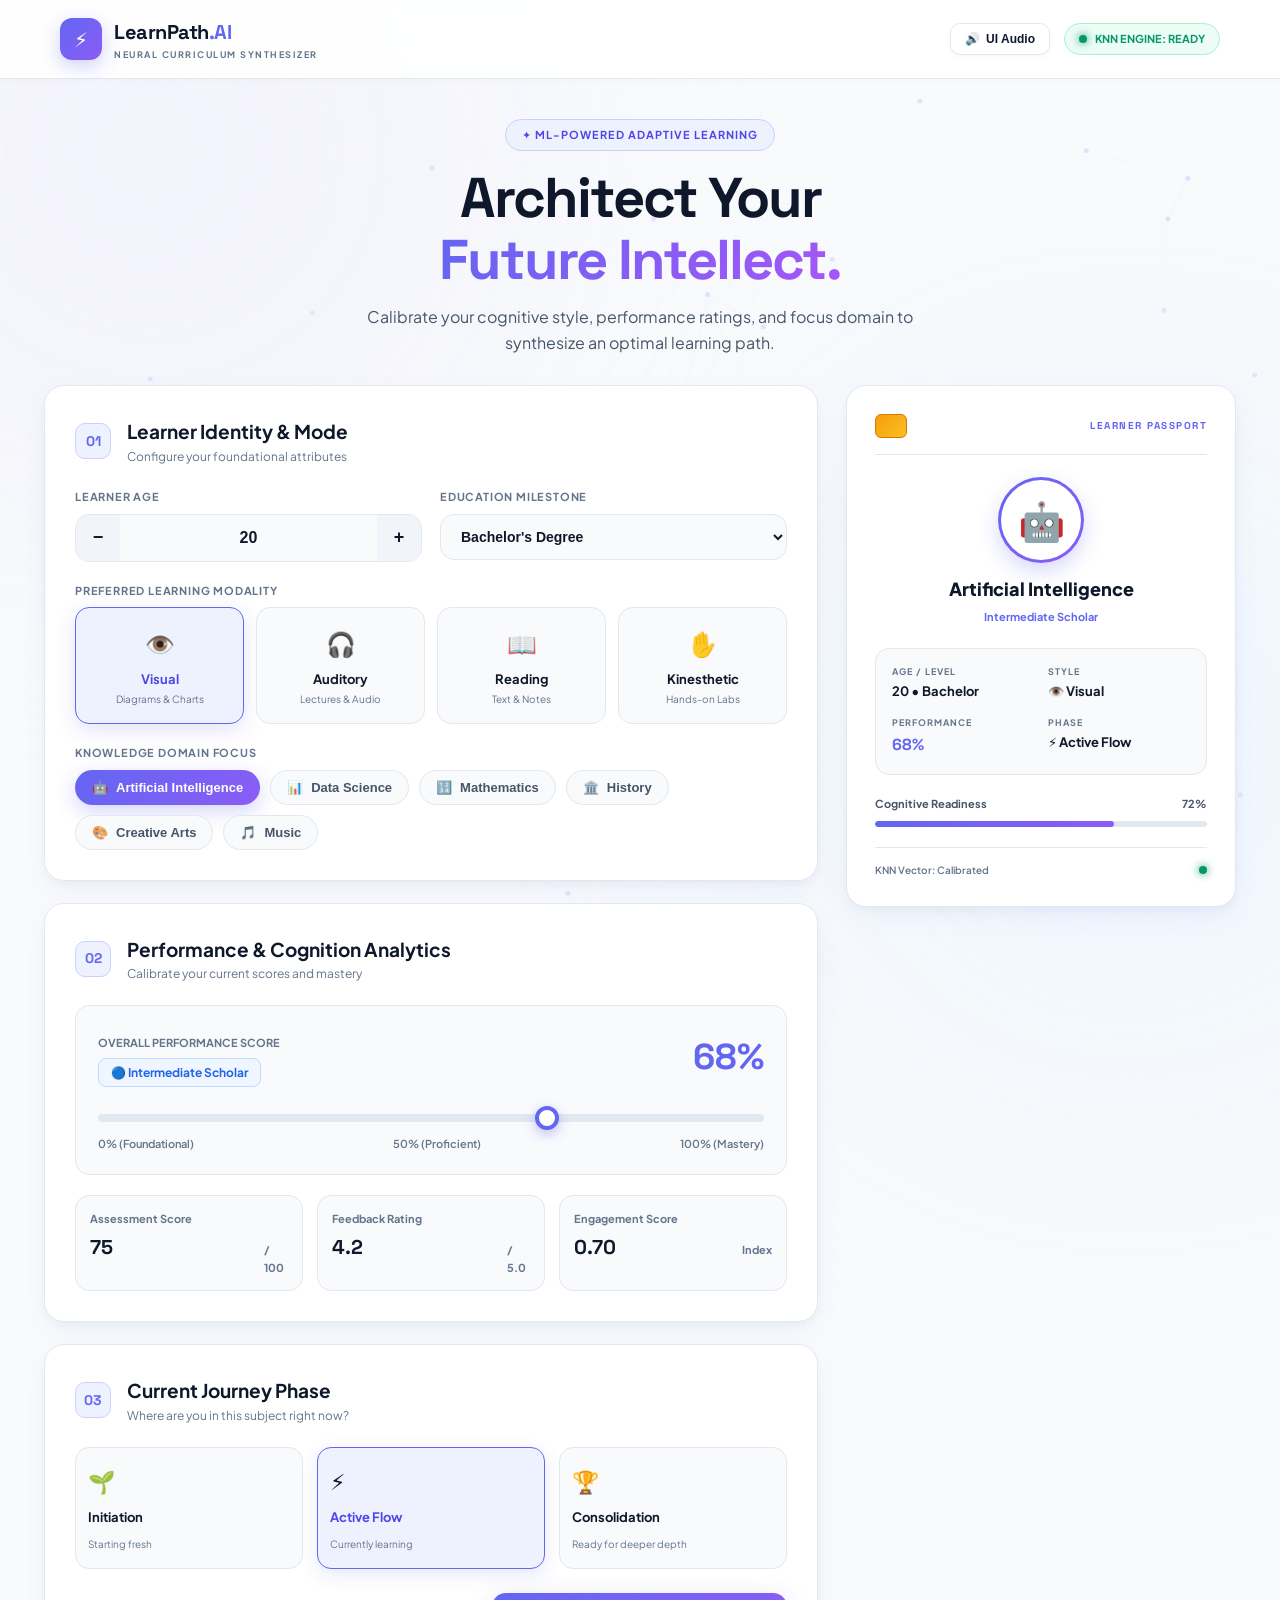
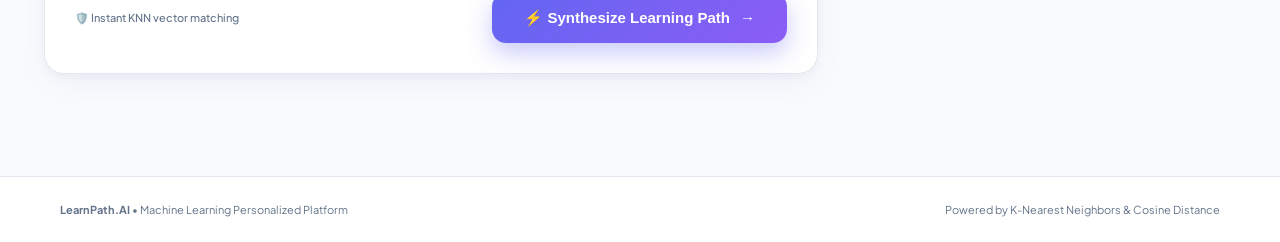
<file: templates/index.html>
<!DOCTYPE html>
<html lang="en">
<head>
    <meta charset="UTF-8">
    <meta name="viewport" content="width=device-width, initial-scale=1.0">
    <title>LearnPath AI • Personalized Learning System</title>
    <link rel="preconnect" href="https://fonts.googleapis.com">
    <link rel="preconnect" href="https://fonts.gstatic.com" crossorigin>
    <link href="https://fonts.googleapis.com/css2?family=Plus+Jakarta+Sans:wght@300;400;500;600;700;800&family=Space+Grotesk:wght@500;700&display=swap" rel="stylesheet">
    
    <style>
        /* =========================================================
           LEARNPATH AI • MODERN CLEAN WHITE / LIGHT DESIGN SYSTEM
           ========================================================= */
        :root {
            --bg-base: #f8fafc;
            --bg-surface: #ffffff;
            --bg-surface-subtle: #f1f5f9;
            --border-card: #e2e8f0;
            --border-active: #8b5cf6;
            
            --primary: #6366f1;
            --primary-dark: #4f46e5;
            --primary-light: #818cf8;
            --cyan: #0284c7;
            --blue: #2563eb;
            --green: #059669;
            --amber: #d97706;
            
            --text-main: #0f172a;
            --text-sub: #475569;
            --text-muted: #64748b;
            
            --font-sans: 'Plus Jakarta Sans', system-ui, -apple-system, sans-serif;
            --font-mono: 'Space Grotesk', monospace;
            
            --shadow-card: 0 10px 30px -5px rgba(99, 102, 241, 0.08), 0 4px 12px rgba(15, 23, 42, 0.04);
            --shadow-card-hover: 0 20px 40px -8px rgba(99, 102, 241, 0.16);
            --radius-lg: 20px;
            --radius-md: 14px;
            --radius-sm: 8px;
        }

        * {
            margin: 0;
            padding: 0;
            box-sizing: border-box;
        }

        body {
            background-color: var(--bg-base);
            color: var(--text-main);
            font-family: var(--font-sans);
            min-height: 100vh;
            line-height: 1.6;
            position: relative;
            overflow-x: hidden;
        }

        /* Ambient Pastel Mesh & Canvas */
        #neuralCanvas {
            position: fixed;
            top: 0;
            left: 0;
            width: 100vw;
            height: 100vh;
            pointer-events: none;
            z-index: 0;
            opacity: 0.6;
        }

        .ambient-glow {
            position: fixed;
            width: 600px;
            height: 600px;
            border-radius: 50%;
            filter: blur(140px);
            pointer-events: none;
            z-index: 0;
            opacity: 0.45;
        }
        .glow-1 { top: -150px; left: -150px; background: #ede9fe; }
        .glow-2 { bottom: -150px; right: -150px; background: #e0f2fe; }

        /* ================= NAVBAR ================= */
        .navbar {
            position: sticky;
            top: 0;
            z-index: 100;
            display: flex;
            justify-content: space-between;
            align-items: center;
            padding: 16px clamp(20px, 5vw, 60px);
            background: rgba(255, 255, 255, 0.9);
            backdrop-filter: blur(20px);
            border-bottom: 1px solid var(--border-card);
            box-shadow: 0 2px 10px rgba(0, 0, 0, 0.02);
        }

        .brand {
            display: flex;
            align-items: center;
            gap: 12px;
            text-decoration: none;
        }

        .brand-badge {
            width: 42px;
            height: 42px;
            border-radius: 12px;
            background: linear-gradient(135deg, var(--primary), #8b5cf6);
            display: flex;
            align-items: center;
            justify-content: center;
            font-size: 20px;
            color: #fff;
            box-shadow: 0 6px 18px rgba(99, 102, 241, 0.3);
        }

        .brand-name {
            font-family: var(--font-mono);
            font-size: 20px;
            font-weight: 700;
            color: var(--text-main);
            letter-spacing: -0.5px;
        }

        .brand-name span {
            color: var(--primary);
        }

        .brand-sub {
            font-size: 9px;
            letter-spacing: 1.5px;
            font-weight: 700;
            color: var(--text-muted);
        }

        .nav-actions {
            display: flex;
            align-items: center;
            gap: 14px;
        }

        .sound-btn {
            background: #ffffff;
            border: 1px solid var(--border-card);
            color: var(--text-main);
            padding: 8px 14px;
            border-radius: 10px;
            cursor: pointer;
            font-size: 12px;
            font-weight: 600;
            display: flex;
            align-items: center;
            gap: 6px;
            transition: all 0.2s;
            box-shadow: 0 2px 5px rgba(0, 0, 0, 0.03);
        }

        .sound-btn:hover {
            background: #f8fafc;
            border-color: #cbd5e1;
        }

        .engine-pill {
            display: flex;
            align-items: center;
            gap: 8px;
            padding: 6px 14px;
            border-radius: 100px;
            background: #ecfdf5;
            border: 1px solid #a7f3d0;
            font-size: 11px;
            font-weight: 700;
            color: var(--green);
        }

        .beacon-dot {
            width: 8px;
            height: 8px;
            background: var(--green);
            border-radius: 50%;
            box-shadow: 0 0 8px var(--green);
        }

        /* ================= HERO ================= */
        .hero {
            text-align: center;
            max-width: 840px;
            margin: 40px auto 30px;
            padding: 0 20px;
            position: relative;
            z-index: 2;
        }

        .hero-tag {
            display: inline-flex;
            align-items: center;
            gap: 8px;
            padding: 6px 16px;
            border-radius: 100px;
            background: #eef2ff;
            border: 1px solid #c7d2fe;
            font-size: 11px;
            font-weight: 700;
            color: var(--primary-dark);
            letter-spacing: 1px;
            margin-bottom: 16px;
        }

        .hero h1 {
            font-family: var(--font-mono);
            font-size: clamp(34px, 5vw, 56px);
            font-weight: 800;
            line-height: 1.1;
            letter-spacing: -2px;
            color: var(--text-main);
            margin-bottom: 14px;
        }

        .gradient-text {
            background: linear-gradient(135deg, var(--primary) 0%, #a855f7 100%);
            -webkit-background-clip: text;
            -webkit-text-fill-color: transparent;
        }

        .hero p {
            font-size: 16px;
            color: var(--text-sub);
            max-width: 600px;
            margin: 0 auto;
        }

        /* ================= APP LAYOUT ================= */
        .main-layout {
            max-width: 1240px;
            margin: 0 auto 80px;
            padding: 0 24px;
            display: grid;
            grid-template-columns: 1fr 390px;
            gap: 28px;
            position: relative;
            z-index: 2;
        }

        .glass-box {
            background: var(--bg-surface);
            border: 1px solid var(--border-card);
            border-radius: var(--radius-lg);
            padding: 30px;
            box-shadow: var(--shadow-card);
            margin-bottom: 22px;
            transition: all 0.3s ease;
        }

        .glass-box:hover {
            box-shadow: var(--shadow-card-hover);
            border-color: #cbd5e1;
        }

        .box-header {
            display: flex;
            align-items: center;
            gap: 16px;
            margin-bottom: 22px;
        }

        .step-num {
            width: 36px;
            height: 36px;
            border-radius: 10px;
            background: #eef2ff;
            border: 1px solid #c7d2fe;
            display: flex;
            align-items: center;
            justify-content: center;
            font-family: var(--font-mono);
            font-weight: 800;
            color: var(--primary);
            font-size: 14px;
        }

        .box-header h2 {
            font-size: 19px;
            font-weight: 700;
            color: var(--text-main);
        }

        .box-header p {
            font-size: 12px;
            color: var(--text-muted);
        }

        /* Inputs & Modalities */
        .form-grid-2 {
            display: grid;
            grid-template-columns: 1fr 1fr;
            gap: 18px;
            margin-bottom: 20px;
        }

        .field-group label {
            display: block;
            font-size: 11px;
            font-weight: 700;
            color: var(--text-muted);
            text-transform: uppercase;
            letter-spacing: 0.8px;
            margin-bottom: 8px;
        }

        .stepper-control {
            display: flex;
            align-items: center;
            background: #f8fafc;
            border: 1px solid var(--border-card);
            border-radius: var(--radius-md);
            overflow: hidden;
            transition: border-color 0.2s;
        }

        .stepper-control:focus-within {
            border-color: var(--primary);
            background: #ffffff;
        }

        .stepper-btn {
            background: #f1f5f9;
            border: none;
            color: var(--text-main);
            width: 44px;
            height: 46px;
            font-size: 18px;
            font-weight: 700;
            cursor: pointer;
            transition: background 0.2s;
        }

        .stepper-btn:hover {
            background: #e2e8f0;
            color: var(--primary);
        }

        .stepper-control input {
            flex: 1;
            background: transparent;
            border: none;
            text-align: center;
            font-size: 16px;
            font-weight: 700;
            color: var(--text-main);
            outline: none;
            -moz-appearance: textfield;
        }

        .stepper-control input::-webkit-outer-spin-button,
        .stepper-control input::-webkit-inner-spin-button {
            -webkit-appearance: none;
        }

        .custom-select {
            width: 100%;
            padding: 13px 16px;
            background: #f8fafc;
            border: 1px solid var(--border-card);
            border-radius: var(--radius-md);
            color: var(--text-main);
            font-size: 14px;
            font-weight: 600;
            outline: none;
            cursor: pointer;
            transition: all 0.2s;
        }

        .custom-select:focus {
            border-color: var(--primary);
            background: #ffffff;
            box-shadow: 0 0 0 3px rgba(99, 102, 241, 0.12);
        }

        /* Modality Cards */
        .modality-grid {
            display: grid;
            grid-template-columns: repeat(4, 1fr);
            gap: 12px;
            margin-bottom: 20px;
        }

        .modality-card {
            background: #f8fafc;
            border: 1px solid var(--border-card);
            border-radius: var(--radius-md);
            padding: 16px 10px;
            text-align: center;
            cursor: pointer;
            transition: all 0.25s ease;
        }

        .modality-card:hover {
            transform: translateY(-3px);
            border-color: #cbd5e1;
            background: #ffffff;
            box-shadow: 0 6px 18px rgba(0, 0, 0, 0.04);
        }

        .modality-card.active {
            background: #eef2ff;
            border-color: var(--primary);
            box-shadow: 0 6px 20px rgba(99, 102, 241, 0.18);
        }

        .modality-icon {
            font-size: 24px;
            margin-bottom: 6px;
        }

        .modality-title {
            font-size: 13px;
            font-weight: 700;
            color: var(--text-main);
        }

        .modality-card.active .modality-title {
            color: var(--primary-dark);
        }

        .modality-desc {
            font-size: 10px;
            color: var(--text-muted);
            margin-top: 2px;
        }

        /* Topic Pills */
        .topic-row {
            display: flex;
            flex-wrap: wrap;
            gap: 10px;
        }

        .topic-pill {
            background: #f8fafc;
            border: 1px solid var(--border-card);
            color: var(--text-sub);
            padding: 9px 16px;
            border-radius: 100px;
            font-size: 13px;
            font-weight: 600;
            cursor: pointer;
            display: flex;
            align-items: center;
            gap: 8px;
            transition: all 0.2s ease;
        }

        .topic-pill:hover {
            border-color: #cbd5e1;
            color: var(--text-main);
            background: #ffffff;
            transform: translateY(-2px);
        }

        .topic-pill.active {
            background: linear-gradient(135deg, var(--primary), #8b5cf6);
            color: #fff;
            border-color: transparent;
            box-shadow: 0 6px 20px rgba(99, 102, 241, 0.28);
        }

        /* Performance & Gauges */
        .slider-box {
            background: #f8fafc;
            border: 1px solid var(--border-card);
            border-radius: var(--radius-md);
            padding: 22px;
            margin-bottom: 20px;
        }

        .slider-header {
            display: flex;
            justify-content: space-between;
            align-items: center;
            margin-bottom: 16px;
        }

        .tier-badge {
            display: inline-block;
            font-size: 12px;
            font-weight: 700;
            padding: 4px 12px;
            border-radius: 8px;
            background: #eff6ff;
            color: var(--blue);
            border: 1px solid #bfdbfe;
            margin-top: 4px;
        }

        .pct-display {
            font-family: var(--font-mono);
            font-size: 36px;
            font-weight: 800;
            color: var(--primary);
        }

        input[type="range"] {
            width: 100%;
            height: 8px;
            -webkit-appearance: none;
            background: #e2e8f0;
            border-radius: 10px;
            outline: none;
        }

        input[type="range"]::-webkit-slider-thumb {
            -webkit-appearance: none;
            width: 24px;
            height: 24px;
            border-radius: 50%;
            background: #ffffff;
            border: 4px solid var(--primary);
            box-shadow: 0 4px 12px rgba(99, 102, 241, 0.4);
            cursor: pointer;
            transition: transform 0.15s ease;
        }

        input[type="range"]::-webkit-slider-thumb:hover {
            transform: scale(1.2);
        }

        .ticks {
            display: flex;
            justify-content: space-between;
            font-size: 11px;
            color: var(--text-muted);
            margin-top: 6px;
            font-weight: 600;
        }

        .scores-3-col {
            display: grid;
            grid-template-columns: repeat(3, 1fr);
            gap: 14px;
        }

        .score-input-card {
            background: #f8fafc;
            border: 1px solid var(--border-card);
            border-radius: var(--radius-md);
            padding: 14px;
        }

        .score-input-card label {
            font-size: 11px;
            font-weight: 700;
            color: var(--text-muted);
            display: block;
            margin-bottom: 6px;
        }

        .input-suffix-wrap {
            display: flex;
            align-items: baseline;
            gap: 6px;
        }

        .input-suffix-wrap input {
            width: 100%;
            background: transparent;
            border: none;
            color: var(--text-main);
            font-size: 20px;
            font-weight: 700;
            font-family: var(--font-mono);
            outline: none;
        }

        .input-suffix-wrap span {
            font-size: 11px;
            color: var(--text-muted);
            font-weight: 700;
        }

        /* Status Cards */
        .status-3-col {
            display: grid;
            grid-template-columns: repeat(3, 1fr);
            gap: 14px;
            margin-bottom: 24px;
        }

        .status-choice {
            cursor: pointer;
        }

        .status-choice input {
            display: none;
        }

        .status-box {
            background: #f8fafc;
            border: 1px solid var(--border-card);
            border-radius: var(--radius-md);
            padding: 16px 12px;
            display: flex;
            flex-direction: column;
            gap: 8px;
            transition: all 0.25s ease;
            height: 100%;
        }

        .status-choice:hover .status-box {
            border-color: #cbd5e1;
            background: #ffffff;
            transform: translateY(-2px);
        }

        .status-choice input:checked + .status-box {
            background: #eef2ff;
            border-color: var(--primary);
            box-shadow: 0 6px 18px rgba(99, 102, 241, 0.15);
        }

        .status-icon {
            font-size: 22px;
        }

        .status-box strong {
            font-size: 13px;
            color: var(--text-main);
            display: block;
        }

        .status-choice input:checked + .status-box strong {
            color: var(--primary-dark);
        }

        .status-box small {
            font-size: 10px;
            color: var(--text-muted);
        }

        /* Submit Area */
        .submit-bar {
            display: flex;
            justify-content: space-between;
            align-items: center;
            gap: 20px;
        }

        .secure-note {
            font-size: 11px;
            color: var(--text-muted);
            font-weight: 500;
        }

        .submit-btn {
            background: linear-gradient(135deg, var(--primary), #8b5cf6);
            border: none;
            color: #fff;
            padding: 16px 32px;
            border-radius: var(--radius-md);
            cursor: pointer;
            font-weight: 800;
            font-size: 15px;
            box-shadow: 0 10px 25px rgba(99, 102, 241, 0.35);
            display: flex;
            align-items: center;
            gap: 10px;
            transition: all 0.25s ease;
        }

        .submit-btn:hover {
            transform: translateY(-2px) scale(1.02);
            box-shadow: 0 15px 35px rgba(99, 102, 241, 0.5);
        }

        /* ================= PERSONA PASSPORT SIDEBAR ================= */
        .sidebar-sticky {
            position: sticky;
            top: 90px;
        }

        .passport-card {
            background: #ffffff;
            border: 1px solid var(--border-card);
            border-radius: var(--radius-lg);
            padding: 28px;
            box-shadow: var(--shadow-card);
        }

        .passport-head {
            display: flex;
            justify-content: space-between;
            align-items: center;
            border-bottom: 1px solid var(--border-card);
            padding-bottom: 16px;
            margin-bottom: 22px;
        }

        .gold-chip {
            width: 32px;
            height: 24px;
            border-radius: 6px;
            background: linear-gradient(135deg, #f59e0b, #fbbf24);
            border: 1px solid #d97706;
        }

        .passport-label {
            font-family: var(--font-mono);
            font-size: 10px;
            letter-spacing: 1.5px;
            color: var(--primary);
            font-weight: 800;
        }

        .avatar-wrap {
            text-align: center;
            margin-bottom: 22px;
        }

        .avatar-halo {
            width: 86px;
            height: 86px;
            border-radius: 50%;
            background: linear-gradient(135deg, var(--primary), #8b5cf6);
            padding: 3px;
            margin: 0 auto 12px;
            box-shadow: 0 8px 20px rgba(99, 102, 241, 0.25);
        }

        .avatar-inner {
            width: 100%;
            height: 100%;
            background: #ffffff;
            border-radius: 50%;
            display: flex;
            align-items: center;
            justify-content: center;
            font-size: 38px;
        }

        .avatar-wrap h3 {
            font-size: 18px;
            font-weight: 800;
            color: var(--text-main);
        }

        .tier-sub-text {
            font-size: 11px;
            color: var(--primary);
            font-weight: 700;
            margin-top: 4px;
            display: block;
        }

        .passport-grid {
            display: grid;
            grid-template-columns: 1fr 1fr;
            gap: 14px;
            background: #f8fafc;
            border-radius: var(--radius-md);
            padding: 16px;
            margin-bottom: 20px;
            border: 1px solid var(--border-card);
        }

        .stat-field small {
            font-size: 9px;
            color: var(--text-muted);
            font-weight: 700;
            letter-spacing: 1px;
            display: block;
        }

        .stat-field strong {
            font-size: 13px;
            color: var(--text-main);
            margin-top: 2px;
            display: block;
        }

        .cyan-text {
            color: var(--primary) !important;
            font-family: var(--font-mono);
            font-size: 16px !important;
        }

        .readiness-box {
            margin-bottom: 20px;
        }

        .readiness-labels {
            display: flex;
            justify-content: space-between;
            font-size: 11px;
            font-weight: 700;
            color: var(--text-sub);
            margin-bottom: 8px;
        }

        .track-bar {
            height: 6px;
            background: #e2e8f0;
            border-radius: 100px;
            overflow: hidden;
        }

        .track-fill {
            height: 100%;
            background: linear-gradient(90deg, var(--primary), #8b5cf6);
            border-radius: 100px;
            transition: width 0.4s ease;
        }

        .passport-foot {
            display: flex;
            justify-content: space-between;
            align-items: center;
            font-size: 10px;
            color: var(--text-muted);
            border-top: 1px solid var(--border-card);
            padding-top: 14px;
            font-weight: 600;
        }

        .live-dot {
            width: 8px;
            height: 8px;
            border-radius: 50%;
            background: var(--green);
            box-shadow: 0 0 8px var(--green);
        }

        /* Footer */
        .footer {
            display: flex;
            justify-content: space-between;
            align-items: center;
            padding: 24px clamp(20px, 5vw, 60px);
            border-top: 1px solid var(--border-card);
            background: #ffffff;
            font-size: 11px;
            color: var(--text-muted);
            position: relative;
            z-index: 2;
        }

        /* Responsive */
        @media (max-width: 950px) {
            .main-layout {
                grid-template-columns: 1fr;
            }
            .sidebar-sticky {
                order: -1;
                position: static;
            }
            .modality-grid, .scores-3-col, .status-3-col {
                grid-template-columns: 1fr;
            }
            .form-grid-2 {
                grid-template-columns: 1fr;
            }
            .submit-bar {
                flex-direction: column;
            }
            .submit-btn {
                width: 100%;
                justify-content: center;
            }
        }
    </style>
</head>
<body>

    <!-- Dynamic Canvas & Pastel Background -->
    <canvas id="neuralCanvas"></canvas>
    <div class="ambient-glow glow-1"></div>
    <div class="ambient-glow glow-2"></div>

    <!-- ================= NAVBAR ================= -->
    <header class="navbar">
        <div class="brand">
            <div class="brand-badge">⚡</div>
            <div>
                <div class="brand-name">LearnPath<span>.AI</span></div>
                <div class="brand-sub">NEURAL CURRICULUM SYNTHESIZER</div>
            </div>
        </div>

        <div class="nav-actions">
            <button type="button" id="soundToggle" class="sound-btn">
                <span id="soundIcon">🔊</span> UI Audio
            </button>
            <div class="engine-pill">
                <span class="beacon-dot"></span>
                <span>KNN ENGINE: READY</span>
            </div>
        </div>
    </header>

    <!-- ================= HERO ================= -->
    <section class="hero">
        <div class="hero-tag">
            ✦ ML-POWERED ADAPTIVE LEARNING
        </div>
        <h1>
            Architect Your <br>
            <span class="gradient-text">Future Intellect.</span>
        </h1>
        <p>
            Calibrate your cognitive style, performance ratings, and focus domain to synthesize an optimal learning path.
        </p>
    </section>

    <!-- ================= MAIN INTERFACE ================= -->
    <main class="main-layout">

        <!-- FORM COLUMN -->
        <div class="form-pane">
            <form action="/predict" method="POST" id="learningForm">

                <!-- STEP 1: IDENTITY & MODE -->
                <div class="glass-box">
                    <div class="box-header">
                        <div class="step-num">01</div>
                        <div>
                            <h2>Learner Identity & Mode</h2>
                            <p>Configure your foundational attributes</p>
                        </div>
                    </div>

                    <div class="form-grid-2">
                        <!-- Age Numeric Dial -->
                        <div class="field-group">
                            <label for="age">Learner Age</label>
                            <div class="stepper-control">
                                <button type="button" class="stepper-btn" onclick="adjustValue('age', -1)">−</button>
                                <input type="number" id="age" name="age" min="5" max="100" value="20" required>
                                <button type="button" class="stepper-btn" onclick="adjustValue('age', 1)">+</button>
                            </div>
                        </div>

                        <!-- Education Tier Dropdown -->
                        <div class="field-group">
                            <label for="education_level">Education Milestone</label>
                            <select id="education_level" name="education_level" class="custom-select" required>
                                <option value="High School">High School</option>
                                <option value="Bachelor" selected>Bachelor's Degree</option>
                                <option value="Master">Master's Degree</option>
                                <option value="PhD">Doctorate / PhD</option>
                            </select>
                        </div>
                    </div>

                    <!-- Learning Style Interactive Cards -->
                    <div class="field-group">
                        <label>Preferred Learning Modality</label>
                        <input type="hidden" id="learning_style" name="learning_style" value="Visual">
                        <div class="modality-grid">
                            <div class="modality-card active" data-style="Visual" onclick="selectStyle('Visual', this)">
                                <div class="modality-icon">👁️</div>
                                <div class="modality-title">Visual</div>
                                <div class="modality-desc">Diagrams & Charts</div>
                            </div>
                            <div class="modality-card" data-style="Auditory" onclick="selectStyle('Auditory', this)">
                                <div class="modality-icon">🎧</div>
                                <div class="modality-title">Auditory</div>
                                <div class="modality-desc">Lectures & Audio</div>
                            </div>
                            <div class="modality-card" data-style="Reading" onclick="selectStyle('Reading', this)">
                                <div class="modality-icon">📖</div>
                                <div class="modality-title">Reading</div>
                                <div class="modality-desc">Text & Notes</div>
                            </div>
                            <div class="modality-card" data-style="Kinesthetic" onclick="selectStyle('Kinesthetic', this)">
                                <div class="modality-icon">✋</div>
                                <div class="modality-title">Kinesthetic</div>
                                <div class="modality-desc">Hands-on Labs</div>
                            </div>
                        </div>
                    </div>

                    <!-- Preferred Topic Pills -->
                    <div class="field-group">
                        <label>Knowledge Domain Focus</label>
                        <input type="hidden" id="preferred_topics" name="preferred_topics" value="AI">
                        <div class="topic-row">
                            <button type="button" class="topic-pill active" data-topic="AI" onclick="selectTopic('AI', this)">
                                <span>🤖</span> Artificial Intelligence
                            </button>
                            <button type="button" class="topic-pill" data-topic="Data Science" onclick="selectTopic('Data Science', this)">
                                <span>📊</span> Data Science
                            </button>
                            <button type="button" class="topic-pill" data-topic="Math" onclick="selectTopic('Math', this)">
                                <span>🔢</span> Mathematics
                            </button>
                            <button type="button" class="topic-pill" data-topic="History" onclick="selectTopic('History', this)">
                                <span>🏛️</span> History
                            </button>
                            <button type="button" class="topic-pill" data-topic="Art" onclick="selectTopic('Art', this)">
                                <span>🎨</span> Creative Arts
                            </button>
                            <button type="button" class="topic-pill" data-topic="Music" onclick="selectTopic('Music', this)">
                                <span>🎵</span> Music
                            </button>
                        </div>
                    </div>
                </div>

                <!-- STEP 2: PERFORMANCE & SCORES -->
                <div class="glass-box">
                    <div class="box-header">
                        <div class="step-num">02</div>
                        <div>
                            <h2>Performance & Cognition Analytics</h2>
                            <p>Calibrate your current scores and mastery</p>
                        </div>
                    </div>

                    <div class="slider-box">
                        <div class="slider-header">
                            <div>
                                <span style="font-size: 11px; font-weight: 700; color: var(--text-muted); text-transform: uppercase;">Overall Performance Score</span>
                                <div><span class="tier-badge" id="tierDisplay">🔵 Intermediate Scholar</span></div>
                            </div>
                            <div class="pct-display" id="gaugeDisplay">68%</div>
                        </div>

                        <input type="range" id="performance_score" name="performance_score" min="0" max="1" step="0.01" value="0.68">

                        <div class="ticks">
                            <span>0% (Foundational)</span>
                            <span>50% (Proficient)</span>
                            <span>100% (Mastery)</span>
                        </div>
                    </div>

                    <div class="scores-3-col">
                        <div class="score-input-card">
                            <label for="assessment_score">Assessment Score</label>
                            <div class="input-suffix-wrap">
                                <input type="number" id="assessment_score" name="assessment_score" min="0" max="100" value="75" required>
                                <span>/ 100</span>
                            </div>
                        </div>

                        <div class="score-input-card">
                            <label for="feedback_score">Feedback Rating</label>
                            <div class="input-suffix-wrap">
                                <input type="number" id="feedback_score" name="feedback_score" min="0" max="5" step="0.1" value="4.2" required>
                                <span>/ 5.0</span>
                            </div>
                        </div>

                        <div class="score-input-card">
                            <label for="engagement_score">Engagement Score</label>
                            <div class="input-suffix-wrap">
                                <input type="number" id="engagement_score" name="engagement_score" min="0" max="1" step="0.01" value="0.70" required>
                                <span>Index</span>
                            </div>
                        </div>
                    </div>
                </div>

                <!-- STEP 3: JOURNEY STATUS & GENERATE -->
                <div class="glass-box">
                    <div class="box-header">
                        <div class="step-num">03</div>
                        <div>
                            <h2>Current Journey Phase</h2>
                            <p>Where are you in this subject right now?</p>
                        </div>
                    </div>

                    <div class="status-3-col">
                        <label class="status-choice">
                            <input type="radio" name="completion_status" value="Not Started">
                            <div class="status-box">
                                <span class="status-icon">🌱</span>
                                <strong>Initiation</strong>
                                <small>Starting fresh</small>
                            </div>
                        </label>

                        <label class="status-choice">
                            <input type="radio" name="completion_status" value="In Progress" checked>
                            <div class="status-box">
                                <span class="status-icon">⚡</span>
                                <strong>Active Flow</strong>
                                <small>Currently learning</small>
                            </div>
                        </label>

                        <label class="status-choice">
                            <input type="radio" name="completion_status" value="Completed">
                            <div class="status-box">
                                <span class="status-icon">🏆</span>
                                <strong>Consolidation</strong>
                                <small>Ready for deeper depth</small>
                            </div>
                        </label>
                    </div>

                    <div class="submit-bar">
                        <span class="secure-note">🛡️ Instant KNN vector matching</span>
                        <button type="submit" id="generateButton" class="submit-btn">
                            <span>⚡ Synthesize Learning Path</span>
                            <span>→</span>
                        </button>
                    </div>
                </div>

            </form>
        </div>

        <!-- SIDEBAR: LIVE PERSONA PASSPORT -->
        <aside class="sidebar-sticky">
            <div class="passport-card">
                <div class="passport-head">
                    <div class="gold-chip"></div>
                    <span class="passport-label">LEARNER PASSPORT</span>
                </div>

                <div class="avatar-wrap">
                    <div class="avatar-halo">
                        <div class="avatar-inner" id="avatarEmoji">🤖</div>
                    </div>
                    <h3 id="passportTopic">Artificial Intelligence</h3>
                    <span class="tier-sub-text" id="passportTier">Intermediate Scholar</span>
                </div>

                <div class="passport-grid">
                    <div class="stat-field">
                        <small>AGE / LEVEL</small>
                        <strong id="passportAge">20 • Bachelor</strong>
                    </div>
                    <div class="stat-field">
                        <small>STYLE</small>
                        <strong id="passportStyle">👁️ Visual</strong>
                    </div>
                    <div class="stat-field">
                        <small>PERFORMANCE</small>
                        <strong id="passportScore" class="cyan-text">68%</strong>
                    </div>
                    <div class="stat-field">
                        <small>PHASE</small>
                        <strong id="passportStatus">⚡ Active Flow</strong>
                    </div>
                </div>

                <div class="readiness-box">
                    <div class="readiness-labels">
                        <span>Cognitive Readiness</span>
                        <span id="readinessVal">72%</span>
                    </div>
                    <div class="track-bar">
                        <div class="track-fill" id="readinessFill" style="width: 72%;"></div>
                    </div>
                </div>

                <div class="passport-foot">
                    <span>KNN Vector: Calibrated</span>
                    <span class="live-dot"></span>
                </div>
            </div>
        </aside>

    </main>

    <!-- FOOTER -->
    <footer class="footer">
        <div><strong>LearnPath.AI</strong> • Machine Learning Personalized Platform</div>
        <div>Powered by K-Nearest Neighbors & Cosine Distance</div>
    </footer>

    <!-- INTERACTIVE JAVASCRIPT -->
    <script>
        let audioCtx = null;
        let soundOn = true;

        function playChime(freq = 440) {
            if (!soundOn) return;
            try {
                if (!audioCtx) audioCtx = new (window.AudioContext || window.webkitAudioContext)();
                const osc = audioCtx.createOscillator();
                const gain = audioCtx.createGain();
                osc.type = 'sine';
                osc.frequency.setValueAtTime(freq, audioCtx.currentTime);
                osc.frequency.exponentialRampToValueAtTime(freq * 1.4, audioCtx.currentTime + 0.12);
                gain.gain.setValueAtTime(0.06, audioCtx.currentTime);
                gain.gain.exponentialRampToValueAtTime(0.001, audioCtx.currentTime + 0.12);
                osc.connect(gain);
                gain.connect(audioCtx.destination);
                osc.start();
                osc.stop(audioCtx.currentTime + 0.12);
            } catch(e) {}
        }

        document.getElementById("soundToggle").addEventListener("click", function() {
            soundOn = !soundOn;
            document.getElementById("soundIcon").textContent = soundOn ? "🔊" : "🔇";
            if (soundOn) playChime(600);
        });

        // Neural Particles with soft purple dots
        const canvas = document.getElementById("neuralCanvas");
        if (canvas) {
            const ctx = canvas.getContext("2d");
            let w = canvas.width = window.innerWidth;
            let h = canvas.height = window.innerHeight;
            window.addEventListener("resize", () => {
                w = canvas.width = window.innerWidth;
                h = canvas.height = window.innerHeight;
            });
            const pts = Array.from({length: 35}, () => ({
                x: Math.random() * w,
                y: Math.random() * h,
                vx: (Math.random() - 0.5) * 0.5,
                vy: (Math.random() - 0.5) * 0.5
            }));
            function loop() {
                ctx.clearRect(0, 0, w, h);
                pts.forEach(p => {
                    p.x += p.vx; p.y += p.vy;
                    if (p.x < 0 || p.x > w) p.vx *= -1;
                    if (p.y < 0 || p.y > h) p.vy *= -1;
                    ctx.beginPath();
                    ctx.arc(p.x, p.y, 2.5, 0, Math.PI * 2);
                    ctx.fillStyle = "rgba(139, 92, 246, 0.25)";
                    ctx.fill();
                });
                for (let i = 0; i < pts.length; i++) {
                    for (let j = i + 1; j < pts.length; j++) {
                        const d = Math.hypot(pts[i].x - pts[j].x, pts[i].y - pts[j].y);
                        if (d < 120) {
                            ctx.beginPath();
                            ctx.moveTo(pts[i].x, pts[i].y);
                            ctx.lineTo(pts[j].x, pts[j].y);
                            ctx.strokeStyle = `rgba(139, 92, 246, ${0.15 * (1 - d/120)})`;
                            ctx.stroke();
                        }
                    }
                }
                requestAnimationFrame(loop);
            }
            loop();
        }

        // Stepper
        function adjustValue(id, delta) {
            const el = document.getElementById(id);
            let val = parseInt(el.value, 10) + delta;
            if (val >= parseInt(el.min, 10) && val <= parseInt(el.max, 10)) {
                el.value = val;
                syncPassport();
                playChime(450 + val * 5);
            }
        }

        // Style Selector
        function selectStyle(style, elem) {
            document.querySelectorAll(".modality-card").forEach(c => c.classList.remove("active"));
            elem.classList.add("active");
            document.getElementById("learning_style").value = style;
            document.getElementById("passportStyle").textContent = elem.querySelector(".modality-title").textContent;
            playChime(550);
        }

        // Topic Selector
        const emojis = {"AI":"🤖","Data Science":"📊","Math":"🔢","History":"🏛️","Art":"🎨","Music":"🎵"};
        function selectTopic(topic, elem) {
            document.querySelectorAll(".topic-pill").forEach(p => p.classList.remove("active"));
            elem.classList.add("active");
            document.getElementById("preferred_topics").value = topic;
            document.getElementById("passportTopic").textContent = topic;
            document.getElementById("avatarEmoji").textContent = emojis[topic] || "🧠";
            playChime(620);
        }

        // Slider Sync
        const perfSlider = document.getElementById("performance_score");
        function syncSlider() {
            const score = parseFloat(perfSlider.value);
            const pct = Math.round(score * 100);
            document.getElementById("gaugeDisplay").textContent = pct + "%";
            document.getElementById("passportScore").textContent = pct + "%";

            let tier = "🔵 Intermediate Scholar";
            if (score < 0.60) tier = "🌱 Novice Explorer";
            else if (score >= 0.80) tier = "🟣 Apex Master";

            document.getElementById("tierDisplay").textContent = tier;
            document.getElementById("passportTier").textContent = tier.replace(/[^a-zA-Z ]/g, "");

            const assess = parseFloat(document.getElementById("assessment_score")?.value || 75);
            const readiness = Math.min(100, Math.round((pct * 0.5) + (assess * 0.5)));
            document.getElementById("readinessVal").textContent = readiness + "%";
            document.getElementById("readinessFill").style.width = readiness + "%";
        }
        perfSlider.addEventListener("input", () => {
            syncSlider();
            playChime(300 + parseFloat(perfSlider.value) * 400);
        });
        syncSlider();

        // Radio Status Sync
        document.querySelectorAll('input[name="completion_status"]').forEach(r => {
            r.addEventListener("change", function() {
                const map = {"Not Started": "🌱 Initiation", "In Progress": "⚡ Active Flow", "Completed": "🏆 Consolidation"};
                document.getElementById("passportStatus").textContent = map[this.value];
                playChime(480);
            });
        });

        function syncPassport() {
            const age = document.getElementById("age").value;
            const edu = document.getElementById("education_level").value;
            document.getElementById("passportAge").textContent = `${age} • ${edu}`;
        }
        document.getElementById("education_level").addEventListener("change", syncPassport);
        document.getElementById("age").addEventListener("input", syncPassport);

        // Submit loading
        document.getElementById("learningForm").addEventListener("submit", function() {
            const btn = document.getElementById("generateButton");
            btn.innerHTML = `<span>⚡ Synthesizing KNN Matrix...</span>`;
            btn.style.opacity = "0.75";
            btn.style.pointerEvents = "none";
            playChime(850);
        });
    </script>
</body>
</html>
</file>
